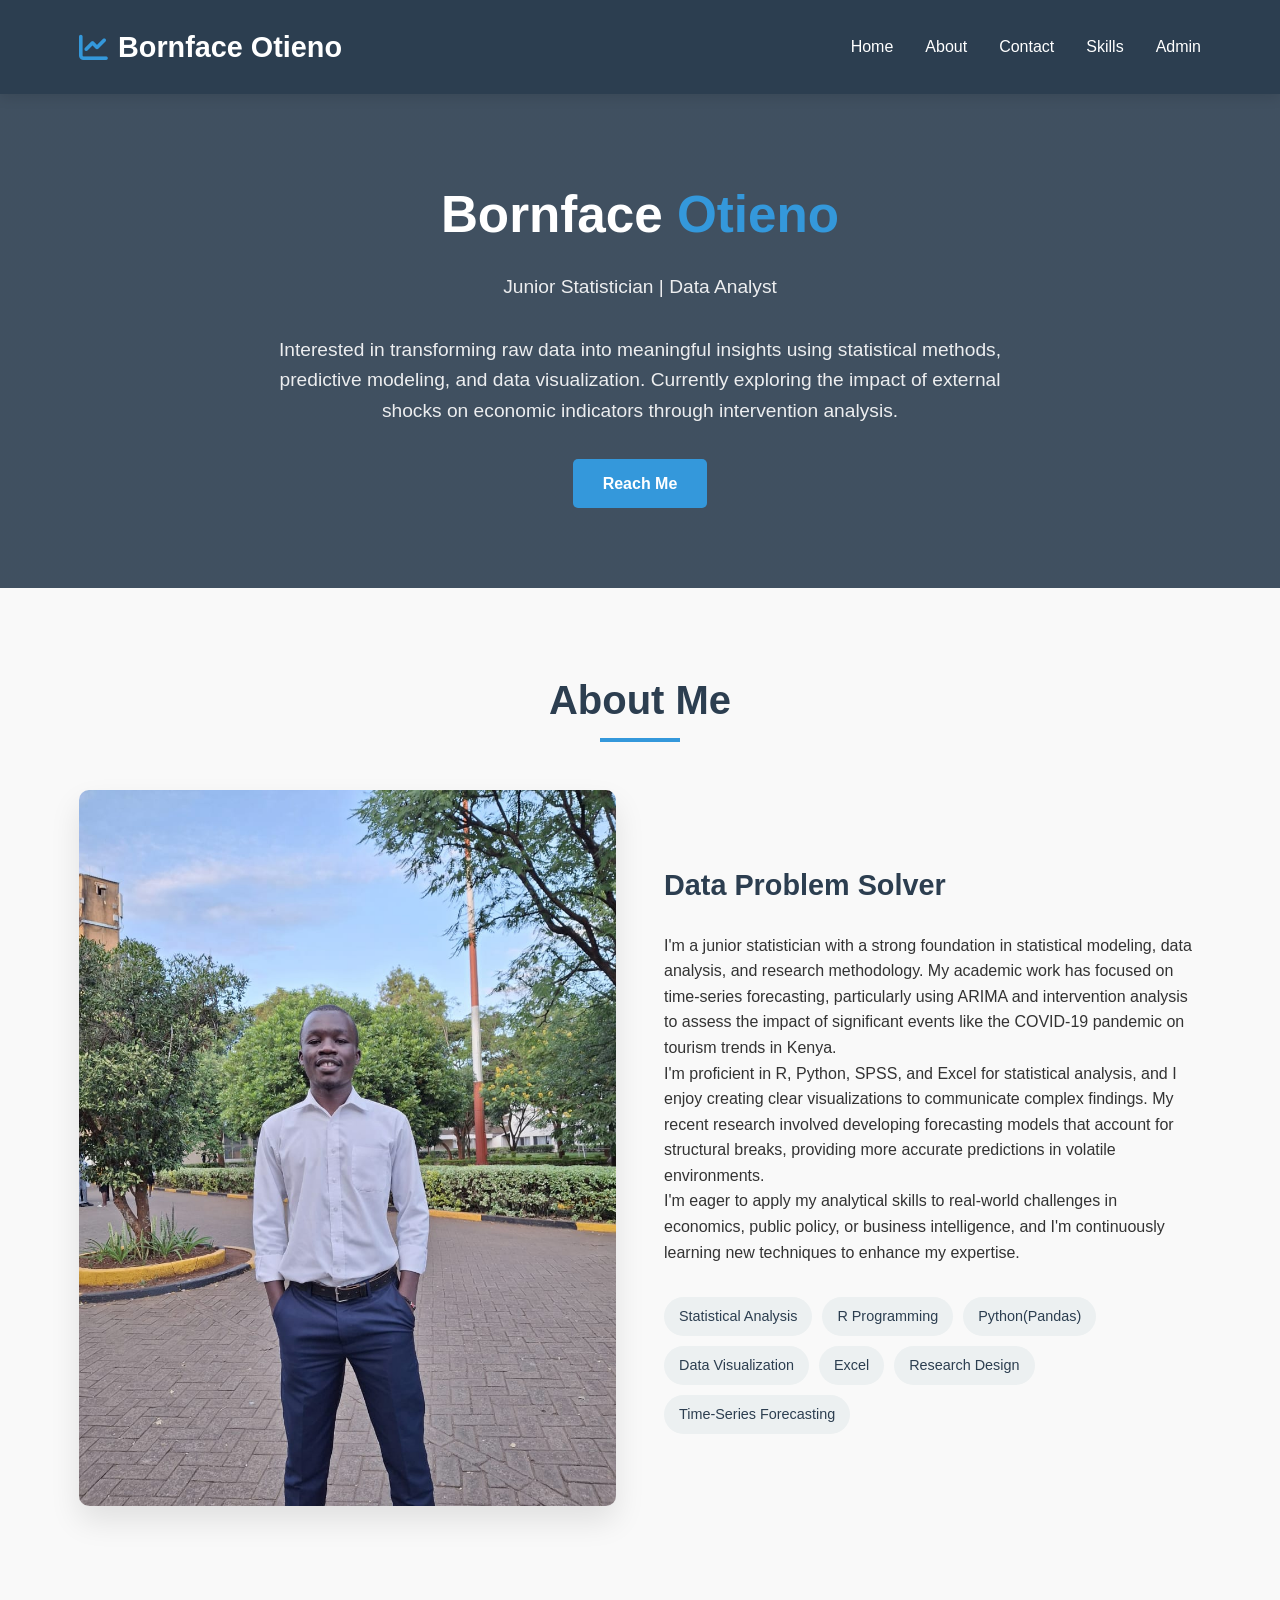
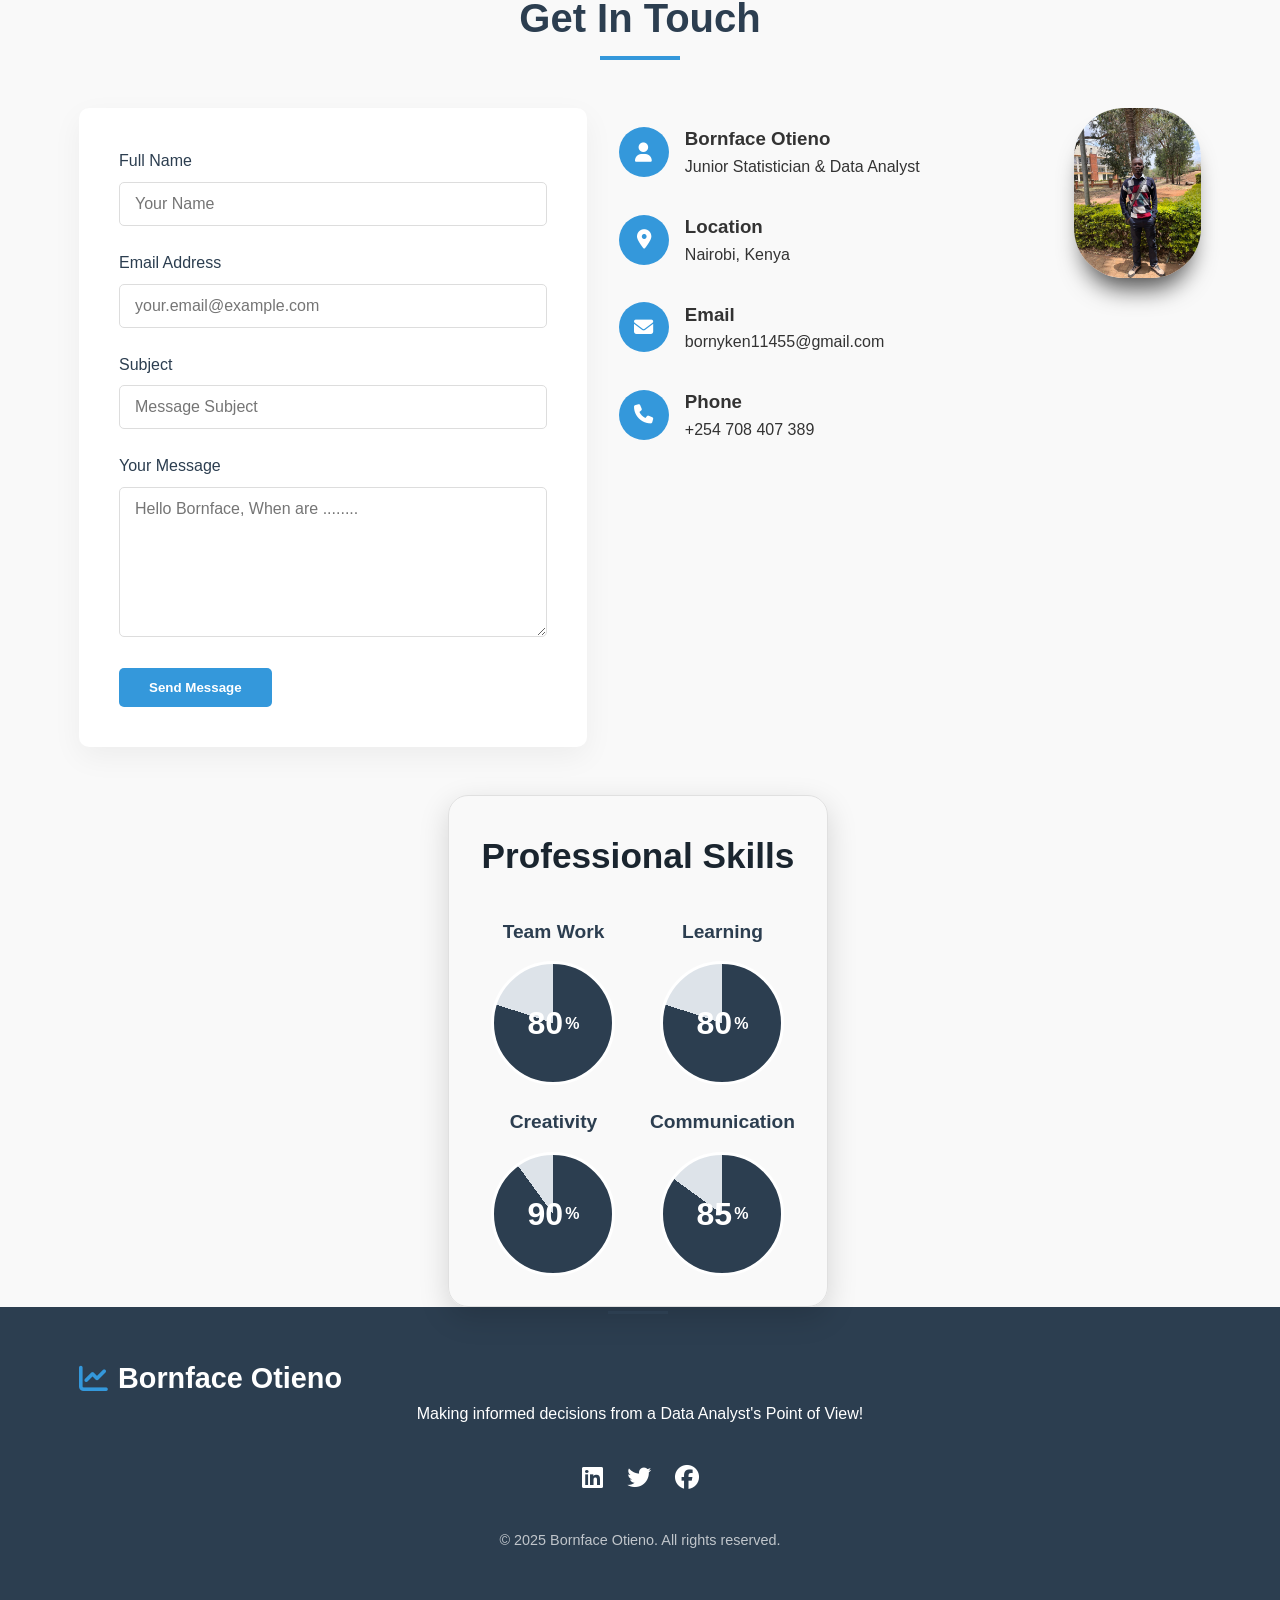
<file: index.html>
<!DOCTYPE html>
<html lang="en">

<head>
    <meta charset="UTF-8">
    <meta name="viewport" content="width=device-width, initial-scale=1.0">
    <title>Bornface Otieno | Junior Statistician</title>
    <link rel="stylesheet" href="https://cdnjs.cloudflare.com/ajax/libs/font-awesome/6.4.0/css/all.min.css">
    <style>
        :root {
            --primary: #2c3e50;
            --secondary: #3498db;
            --accent: #e74c3c;
            --light: #ecf0f1;
            --dark: #1a252f;
        }

        * {
            margin: 0;
            padding: 0;
            box-sizing: border-box;
            font-family: 'Segoe UI', Tahoma, Geneva, Verdana, sans-serif;
        }

        body {
            background-color: #f9f9f9;
            color: #333;
            line-height: 1.6;
        }

        .container {
            width: 90%;
            max-width: 1200px;
            margin: 0 auto;
            padding: 0 15px;
        }

        /* Header & Navigation */
        header {
            background: linear-gradient(135deg, var(--primary), var(--dark));
            color: white;
            padding: 1.5rem 0;
            position: sticky;
            top: 0;
            z-index: 1000;
            box-shadow: 0 4px 12px rgba(0, 0, 0, 0.1);
        }

        .header-content {
            display: flex;
            justify-content: space-between;
            align-items: center;
        }

        .logo {
            font-size: 1.8rem;
            font-weight: 700;
            display: flex;
            align-items: center;
        }

        .logo i {
            color: var(--secondary);
            margin-right: 10px;
        }

        .nav-links {
            display: flex;
            list-style: none;
        }

        .nav-links li {
            margin-left: 2rem;
        }

        .nav-links a {
            color: white;
            text-decoration: none;
            font-weight: 500;
            transition: color 0.3s;
            padding: 5px 0;
            position: relative;
        }

        .nav-links a:hover {
            color: var(--secondary);
        }

        .nav-links a::after {
            content: '';
            position: absolute;
            bottom: 0;
            left: 0;
            width: 0;
            height: 2px;
            background-color: var(--secondary);
            transition: width 0.3s;
        }

        .nav-links a:hover::after {
            width: 100%;
        }

        .menu-toggle {
            display: none;
            font-size: 1.5rem;
            cursor: pointer;
        }

        /* Hero Section */
        .hero {
            padding: 5rem 0;
            background: linear-gradient(rgba(44, 62, 80, 0.9), rgba(44, 62, 80, 0.9)), url('https://images.unsplash.com/photo-1551288049-bebda4e38f71?ixlib=rb-4.0.3&auto=format&fit=crop&w=1350&q=80');
            background-size: cover;
            background-position: center;
            color: white;
            text-align: center;
        }

        .hero-content {
            max-width: 800px;
            margin: 0 auto;
        }

        .hero h1 {
            font-size: 3.2rem;
            margin-bottom: 1rem;
        }

        .hero p {
            font-size: 1.2rem;
            margin-bottom: 2rem;
            opacity: 0.9;
        }

        .highlight {
            color: var(--secondary);
            font-weight: 700;
        }

        .btn {
            display: inline-block;
            background-color: var(--secondary);
            color: white;
            padding: 12px 30px;
            border-radius: 5px;
            text-decoration: none;
            font-weight: 600;
            transition: all 0.3s;
            border: none;
            cursor: pointer;
        }

        .btn:hover {
            background-color: #2980b9;
            transform: translateY(-3px);
            box-shadow: 0 10px 20px rgba(0, 0, 0, 0.2);
        }

        /* About Section */
        .section {
            padding: 5rem 0;
        }

        .section-title {
            text-align: center;
            margin-bottom: 3rem;
        }

        .section-title h2 {
            font-size: 2.5rem;
            color: var(--primary);
            position: relative;
            display: inline-block;
            padding-bottom: 10px;
        }

        .section-title h2::after {
            content: '';
            position: absolute;
            bottom: 0;
            left: 50%;
            transform: translateX(-50%);
            width: 80px;
            height: 4px;
            background-color: var(--secondary);
        }

        .about-content {
            display: grid;
            grid-template-columns: 1fr 1fr;
            gap: 3rem;
            align-items: center;
        }

        .profile-image {
            border-radius: 10px;
            overflow: hidden;
            box-shadow: 0 15px 30px rgba(0, 0, 0, 0.1);
        }

        .profile-image img {
            width: 100%;
            height: auto;
            display: block;
            transition: transform 1.3s ease, border 1.3s ease;
        }

        .profile-image:hover img {
            transform: scale(1.2) translateY(-20px);
            border: 2px solid var(--dark);
        }

        .about-text h3 {
            font-size: 1.8rem;
            margin-bottom: 1.5rem;
            color: var(--primary);
        }

        .skills {
            display: flex;
            flex-wrap: wrap;
            gap: 10px;
            margin-top: 2rem;
        }

        .skill-tag {
            background-color: var(--light);
            padding: 8px 15px;
            border-radius: 30px;
            font-size: 0.9rem;
            font-weight: 500;
            color: var(--primary);
        }

        /* Contact Section */

        .contact {
            background-color: var(--light);
        }

        .contact-content {
            display: grid;
            grid-template-columns: 1.2fr 1fr 0.3fr;
            gap: 2rem;
            margin-bottom: 3rem;
        }

        .contact-image {
            display: flex;
            flex-direction: column;
            align-items: center;
            justify-content: flex-start;
        }

        .contact-profile-image {
            width: 100%;
            max-width: 280px;
            height: auto;
            border-radius: 50px;
            box-shadow: 0 20px 25px -10px rgba(0, 0, 0, 0.7);
            transition: transform 1.3s ease;
        }

        .contact-profile-image:hover {
            transform: scale(1.9);
        }

        .contact-form {
            background-color: white;
            padding: 2.5rem;
            border-radius: 10px;
            box-shadow: 0 10px 30px rgba(0, 0, 0, 0.05);
        }

        .form-group {
            margin-bottom: 1.5rem;
        }

        .form-group label {
            display: block;
            margin-bottom: 8px;
            font-weight: 500;
            color: var(--primary);
        }

        .form-control {
            width: 100%;
            padding: 12px 15px;
            border: 1px solid #ddd;
            border-radius: 5px;
            font-size: 1rem;
            transition: border 0.3s;
        }

        .form-control:focus {
            border-color: var(--secondary);
            outline: none;
        }

        textarea.form-control {
            min-height: 150px;
            resize: vertical;
        }

        .contact-info {
            padding: 1rem 0;
        }

        .info-item {
            display: flex;
            align-items: center;
            margin-bottom: 2rem;
        }

        .info-icon {
            width: 50px;
            height: 50px;
            background-color: var(--secondary);
            color: white;
            border-radius: 50%;
            display: flex;
            align-items: center;
            justify-content: center;
            margin-right: 1rem;
            font-size: 1.2rem;
        }

        .contact-form:hover {
            transform: scale(1.12);
            overflow: hidden;
            transition: transform 1.6s ease;
            transform-origin: top-center;
        }

        .contact-info:hover {
            transform: scale(1.12);
            overflow: hidden;
            transition: transform 1.6s ease;
            transform-origin: top-center;
        }

        /* Admin Panel */
        .admin-panel {
            background-color: white;
            padding: 2.5rem;
            border-radius: 10px;
            box-shadow: 0 10px 30px rgba(0, 0, 0, 0.05);
            margin-top: 3rem;
            display: none;
        }

        .admin-header {
            display: flex;
            justify-content: space-between;
            align-items: center;
            margin-bottom: 2rem;
            padding-bottom: 1rem;
            border-bottom: 1px solid #eee;
        }

        #messageList {
            max-height: 400px;
            overflow-y: auto;
        }

        .message-item {
            background-color: #f8f9fa;
            padding: 1.5rem;
            margin-bottom: 1rem;
            border-radius: 5px;
            border-left: 4px solid var(--secondary);
        }

        .message-header {
            display: flex;
            justify-content: space-between;
            margin-bottom: 0.5rem;
        }

        .message-name {
            font-weight: 600;
            color: var(--primary);
        }

        .message-date {
            font-size: 0.85rem;
            color: #777;
        }

        .message-email {
            color: var(--secondary);
            font-size: 0.9rem;
            margin-bottom: 0.5rem;
        }

        /* Footer */
        footer {
            background-color: var(--dark);
            color: white;
            padding: 3rem 0;
            text-align: center;
        }


        .social-links {
            display: flex;
            justify-content: center;
            gap: 1.5rem;
            margin: 2rem 0;
        }

        .social-links a {
            color: white;
            font-size: 1.5rem;
            transition: color 0.3s;
        }

        .social-links a:hover {
            color: var(--secondary);
        }

        .copyright {
            margin-top: 2rem;
            font-size: 0.9rem;
            opacity: 0.7;
        }

        :root {
            --dark: #2c3e50;
        }

        /*professional skills*/
        .skill-section {
            padding: 2rem;
            box-shadow: 0 10px 30px rgba(0, 0, 0, 0.15);
            border: 1px solid #e0e0e0;
            border-radius: 20px;
            /* if you want rounded corners */
            padding: 2rem;
            display: inline-block;
            margin: 0 auto;
            /* Centers the block horizontally */
            position: relative;
            left: 35%;
        }


        .professional {
            text-align: center;
        }

        .professional h1 {
            color: #1a252f;
            font-size: 2.2rem;
            margin-bottom: 2rem;
            border-left: none;
            /* Remove the blue border if you had one */
        }

        .skill {
            display: grid;
            grid-template-columns: repeat(2, 1fr);
            gap: 2.5rem 3rem;
            max-width: 600px;
            margin: 0 auto;
            justify-items: center;

        }

        .skill>div {
            display: flex;
            flex-direction: column;
            align-items: center;
            width: 100%;

        }

        .skill h2 {
            color: var(--dark);
            margin-bottom: 1rem;
            font-size: 1.2rem;
            order: -1;
            /* Keeps heading above circle */
        }

        .progress-circle {
            width: 120px;
            height: 120px;
            border-radius: 50%;
            background: #eaeef3;
            /* Light gray track */
            display: flex;
            align-items: center;
            justify-content: center;
        }

        .progress-pie {
            width: 120px;
            height: 120px;
            border-radius: 50%;
            background: conic-gradient(var(--dark) 0deg var(--progress-deg), #dde3e9 var(--progress-deg) 360deg);
            display: flex;
            align-items: center;
            justify-content: center;
            outline: 3px solid white;
            outline-offset: -1px;
        }

        .percent-value {
            font-size: 2rem;
            font-weight: 800;
            color: white;
            background: transparent;
            display: flex;
            align-items: center;
            justify-content: center;
            width: 100%;
            height: 100%;
            border-radius: 50%;
        }

        .percent-value small {
            font-size: 1rem;
            font-weight: 600;
            color: white;
            margin-left: 2px;
        }

        .professional h1::after {
            content: '';
            position: absolute;
            bottom: -8px;
            left: 50%;
            transform: translateX(-50%);
            width: 60px;
            /* Length from F to K */
            height: 3px;
            background-color: var(--dark);
        }

        /* Progress values */
        .teamwork-circle {
            --progress-deg: 288deg;
        }

        /* 80% */
        .learning-circle {
            --progress-deg: 288deg;
        }

        /* 80% */
        .creativity .progress-pie {
            --progress-deg: 324deg;
        }

        /* 90% */
        .communication .progress-pie {
            --progress-deg: 306deg;
        }

        /* 85% */

        /* Remove any background blocks */
        .professional,
        .skill,
        .skill-section>div {
            background: transparent !important;
        }

        .skill:hover {
            transform: scale(1.12);
            overflow: hidden;
            transition: transform 1.6s ease;
            transform-origin: top-center;
        }




        /* Responsive */
        @media (max-width: 992px) {

            .about-content,
            .contact-content {
                grid-template-columns: 1fr;
            }

            .hero h1 {
                font-size: 2.5rem;
            }
        }

        @media screen and (max-width: 768px) {
            .skill-section {
                padding: 1rem;
                width: 95%;
            }
        }

        .skill {
            gap: 1.5rem;
        }

        @media screen and (max-width: 480px) {
            .professional h1 {
                font-size: 1.8rem;
            }

            .skill {
                grid-template-columns: 1fr;
                /* Stacks circles vertically */
                gap: 2rem;
            }

            .progress-circle {
                width: 120px;
                /* Keep readable size */
                height: 120px;
            }

            .skill h2 {
                font-size: 1rem;
            }
        }


        @media (max-width: 768px) {
            .menu-toggle {
                display: block;
            }

            .nav-links {
                position: fixed;
                top: 70px;
                left: 0;
                width: 100%;
                background-color: var(--primary);
                flex-direction: column;
                align-items: center;
                padding: 2rem 0;
                transform: translateY(-150%);
                transition: transform 0.4s;
                box-shadow: 0 10px 15px rgba(0, 0, 0, 0.1);
            }

            .nav-links.active {
                transform: translateY(0);
            }

            .nav-links li {
                margin: 1rem 0;
            }

            .hero h1 {
                font-size: 2rem;
            }
        }
    </style>
</head>

<body>
    <!-- Header -->
    <header>
        <div class="container header-content">
            <div class="logo">
                <i class="fas fa-chart-line"></i> Bornface Otieno
            </div>
            <div class="menu-toggle" id="menuToggle">
                <i class="fas fa-bars"></i>
            </div>
            <ul class="nav-links" id="navLinks">
                <li><a href="#home">Home</a></li>
                <li><a href="#about">About</a></li>
                <li><a href="#contact">Contact</a></li>
                <li><a href="#skills">Skills</a></li>
                <li><a href="#" id="adminToggle">Admin</a></li>
            </ul>
        </div>
    </header>

    <!-- Hero Section -->
    <section class="hero" id="home">
        <div class="container hero-content">
            <h1>Bornface <span class="highlight">Otieno</span></h1>
            <p>Junior Statistician | Data Analyst </p>
            <p>Interested in transforming raw data into meaningful insights using statistical methods, predictive
                modeling, and data visualization. Currently exploring the impact of external shocks on economic
                indicators through intervention analysis.</p>
            <a href="#contact" class="btn">Reach Me</a>
        </div>
    </section>

    <!-- About Section -->
    <section class="section" id="about">
        <div class="container">
            <div class="section-title">
                <h2>About Me</h2>
            </div>
            <div class="about-content">
                <div class="profile-image">
                    <img src="pic_3.jpg" alt="Bornface Otieno">
                </div>
                <div class="about-text">
                    <h3>Data Problem Solver</h3>
                    <p>I'm a junior statistician with a strong foundation in statistical modeling, data analysis, and
                        research methodology. My academic work has focused on time-series forecasting, particularly
                        using ARIMA and intervention analysis to assess the impact of significant events like the
                        COVID-19 pandemic on tourism trends in Kenya.</p>
                    <p>I'm proficient in R, Python, SPSS, and Excel for statistical analysis, and I enjoy creating clear
                        visualizations to communicate complex findings. My recent research involved developing
                        forecasting models that account for structural breaks, providing more accurate predictions in
                        volatile environments.</p>
                    <p>I'm eager to apply my analytical skills to real-world challenges in economics, public policy, or
                        business intelligence, and I'm continuously learning new techniques to enhance my expertise.</p>

                    <div class="skills">
                        <span class="skill-tag">Statistical Analysis</span>
                        <span class="skill-tag">R Programming</span>
                        <span class="skill-tag">Python(Pandas)</span>
                        <span class="skill-tag">Data Visualization</span>
                        <span class="skill-tag">Excel</span>
                        <span class="skill-tag">Research Design</span>
                        <span class="skill-tag">Time-Series Forecasting</span>
                    </div>
                </div>
            </div>
        </div>
    </section>

    <!-- Contact Section -->
    <section class="section-contact" id="contact">
        <div class="container">
            <div class="section-title">
                <h2>Get In Touch</h2>
            </div>
            <div class="contact-content">

                <div class="contact-form">
                    <form id="messageForm">
                        <div class="form-group">
                            <label for="name">Full Name</label>
                            <input type="text" id="name" class="form-control" placeholder="Your Name" required>
                        </div>
                        <div class="form-group">
                            <label for="email">Email Address</label>
                            <input type="email" id="email" class="form-control" placeholder="your.email@example.com"
                                required>
                        </div>
                        <div class="form-group">
                            <label for="subject">Subject</label>
                            <input type="text" id="subject" class="form-control" placeholder="Message Subject" required>
                        </div>
                        <div class="form-group">
                            <label for="message">Your Message</label>
                            <textarea id="message" class="form-control" placeholder="Hello Bornface, When are ........"
                                required></textarea>
                        </div>
                        <button type="submit" class="btn">Send Message</button>
                        <p id="formMessage" style="margin-top: 1rem; display: none;"></p>
                    </form>
                </div>

                <div class="contact-info">
                    <div class="info-item">
                        <div class="info-icon">
                            <i class="fas fa-user"></i>
                        </div>
                        <div>
                            <h3>Bornface Otieno</h3>
                            <p>Junior Statistician & Data Analyst</p>
                        </div>
                    </div>
                    <div class="info-item">
                        <div class="info-icon">
                            <i class="fas fa-map-marker-alt"></i>
                        </div>
                        <div>
                            <h3>Location</h3>
                            <p>Nairobi, Kenya</p>
                        </div>
                    </div>
                    <div class="info-item">
                        <div class="info-icon">
                            <i class="fas fa-envelope"></i>
                        </div>
                        <div>
                            <h3>Email</h3>
                            <p>bornyken11455@gmail.com</p>
                        </div>
                    </div>
                    <div class="info-item">
                        <div class="info-icon">
                            <i class="fas fa-phone"></i>
                        </div>
                        <div>
                            <h3>Phone</h3>
                            <p>+254 708 407 389</p>
                        </div>
                    </div>
                </div>
                <div class="contact-image">
                    <img src="pic_4.jpg" alt="B.O.O" class="contact-profile-image">
                </div>
            </div>
            <!-- Admin Panel (Hidden by default) -->
            <div class="admin-panel" id="adminPanel">
                <div class="admin-header">
                    <h3>Message Inbox</h3>
                    <button class="btn" id="refreshMessages">Refresh</button>
                </div>
                <div id="messageList">
                    <!-- Messages will appear here -->
                    <p class="no-messages">No messages yet. Messages will appear here when visitors contact you.</p>
                </div>
            </div>
        </div>
    </section>

    <section class="skill-section" id="skills">
        <div class="professional">

            <h1 class="section-title">Professional Skills</h1>

            <div class="skill">
                <div class="teamwork">
                    <h2>Team Work</h2>
                    <div class="progress-circle">
                        <div class="progress-pie teamwork-circle">
                            <span class="percent-value">80<small>%</small></span>
                        </div>
                    </div>
                </div>
                <div class="learning">
                    <h2>Learning</h2>
                    <div class="progress-circle">
                        <div class="progress-pie learning-circle">
                            <span class="percent-value">80<small>%</small></span>
                        </div>
                    </div>
                </div>
                <div class="creativity">
                    <h2>Creativity</h2>
                    <div class="progress-circle">
                        <div class="progress-pie learning-circle">
                            <span class="percent-value">90<small>%</small></span>
                        </div>
                    </div>
                </div>
                <div class="communication">
                    <h2>Communication</h2>
                    <div class="progress-circle">
                        <div class="progress-pie learning-circle">
                            <span class="percent-value">85<small>%</small></span>
                        </div>
                    </div>
                </div>
            </div>
        </div>
    </section>

    <!-- Footer -->
    <footer>
        <div class="container">
            <div class="logo">
                <i class="fas fa-chart-line"></i> Bornface Otieno
            </div>
            <p>Making informed decisions from a Data Analyst's Point of View!</p>

            <div class="social-links">
                <a
                    href="https://www.linkedin.com/in/bornface-otieno-439341309/?lipi=urn%3Ali%3Apage%3Ad_flagship3_feed%3BzoNl0%2BgoRu%2BzwoaPB8UhrQ%3D%3D"><i
                        class="fab fa-linkedin"></i></a>
                <a href="https://x.com/home"><i class="fab fa-twitter"></i></a>
                <a href="https://web.facebook.com/borny.otieno.02"><i class="fab fa-facebook"></i></a>
            </div>

            <div class="copyright">
                &copy; 2025 Bornface Otieno. All rights reserved.
            </div>
        </div>
    </footer>

    <script>
        // Mobile Menu Toggle
        const menuToggle = document.getElementById('menuToggle');
        const navLinks = document.getElementById('navLinks');

        menuToggle.addEventListener('click', () => {
            navLinks.classList.toggle('active');
        });

        // Admin Panel Toggle
        const adminToggle = document.getElementById('adminToggle');
        const adminPanel = document.getElementById('adminPanel');

        adminToggle.addEventListener('click', (e) => {
            e.preventDefault();
            adminPanel.style.display = adminPanel.style.display === 'block' ? 'none' : 'block';

            // Load messages when opening admin panel
            if (adminPanel.style.display === 'block') {
                loadMessages();
            }
        });

        // Store messages in localStorage (simulated backend)
        let messages = JSON.parse(localStorage.getItem('bornfaceMessages')) || [];

        // Message Form Submission
        const messageForm = document.getElementById('messageForm');
        const formMessage = document.getElementById('formMessage');

        messageForm.addEventListener('submit', (e) => {
            e.preventDefault();

            const name = document.getElementById('name').value;
            const email = document.getElementById('email').value;
            const subject = document.getElementById('subject').value;
            const message = document.getElementById('message').value;

            const newMessage = {
                id: Date.now(),
                name: name,
                email: email,
                subject: subject,
                message: message,
                date: new Date().toLocaleString()
            };

            messages.push(newMessage);
            localStorage.setItem('bornfaceMessages', JSON.stringify(messages));

            // Show success message
            formMessage.textContent = "Thank you! Your message has been sent successfully.";
            formMessage.style.color = "green";
            formMessage.style.display = "block";

            // Clear form
            messageForm.reset();

            // If admin panel is open, refresh messages
            if (adminPanel.style.display === 'block') {
                loadMessages();
            }

            // Hide message after 5 seconds
            setTimeout(() => {
                formMessage.style.display = "none";
            }, 5000);
        });

        // Load messages for admin panel
        function loadMessages() {
            const messageList = document.getElementById('messageList');
            messages = JSON.parse(localStorage.getItem('bornfaceMessages')) || [];

            if (messages.length === 0) {
                messageList.innerHTML = '<p class="no-messages">No messages yet. Messages will appear here when visitors contact you.</p>';
                return;
            }

            // Sort by most recent first
            const sortedMessages = messages.sort((a, b) => b.id - a.id);

            messageList.innerHTML = sortedMessages.map(msg => `
                <div class="message-item">
                    <div class="message-header">
                        <span class="message-name">${msg.name}</span>
                        <span class="message-date">${msg.date}</span>
                    </div>
                    <div class="message-email">${msg.email}</div>
                    <div><strong>Subject:</strong> ${msg.subject}</div>
                    <div style="margin-top: 10px;">${msg.message}</div>
                </div>
            `).join('');
        }

        // Refresh messages button
        document.getElementById('refreshMessages').addEventListener('click', loadMessages);

        // Smooth scrolling for navigation links
        document.querySelectorAll('a[href^="#"]').forEach(anchor => {
            anchor.addEventListener('click', function (e) {
                if (this.getAttribute('href') === '#') return;

                e.preventDefault();

                const targetId = this.getAttribute('href');
                const targetElement = document.querySelector(targetId);

                window.scrollTo({
                    top: targetElement.offsetTop - 80,
                    behavior: 'smooth'
                });

                // Close mobile menu if open
                navLinks.classList.remove('active');
            });
        });
    </script>
</body>

</html>
</file>
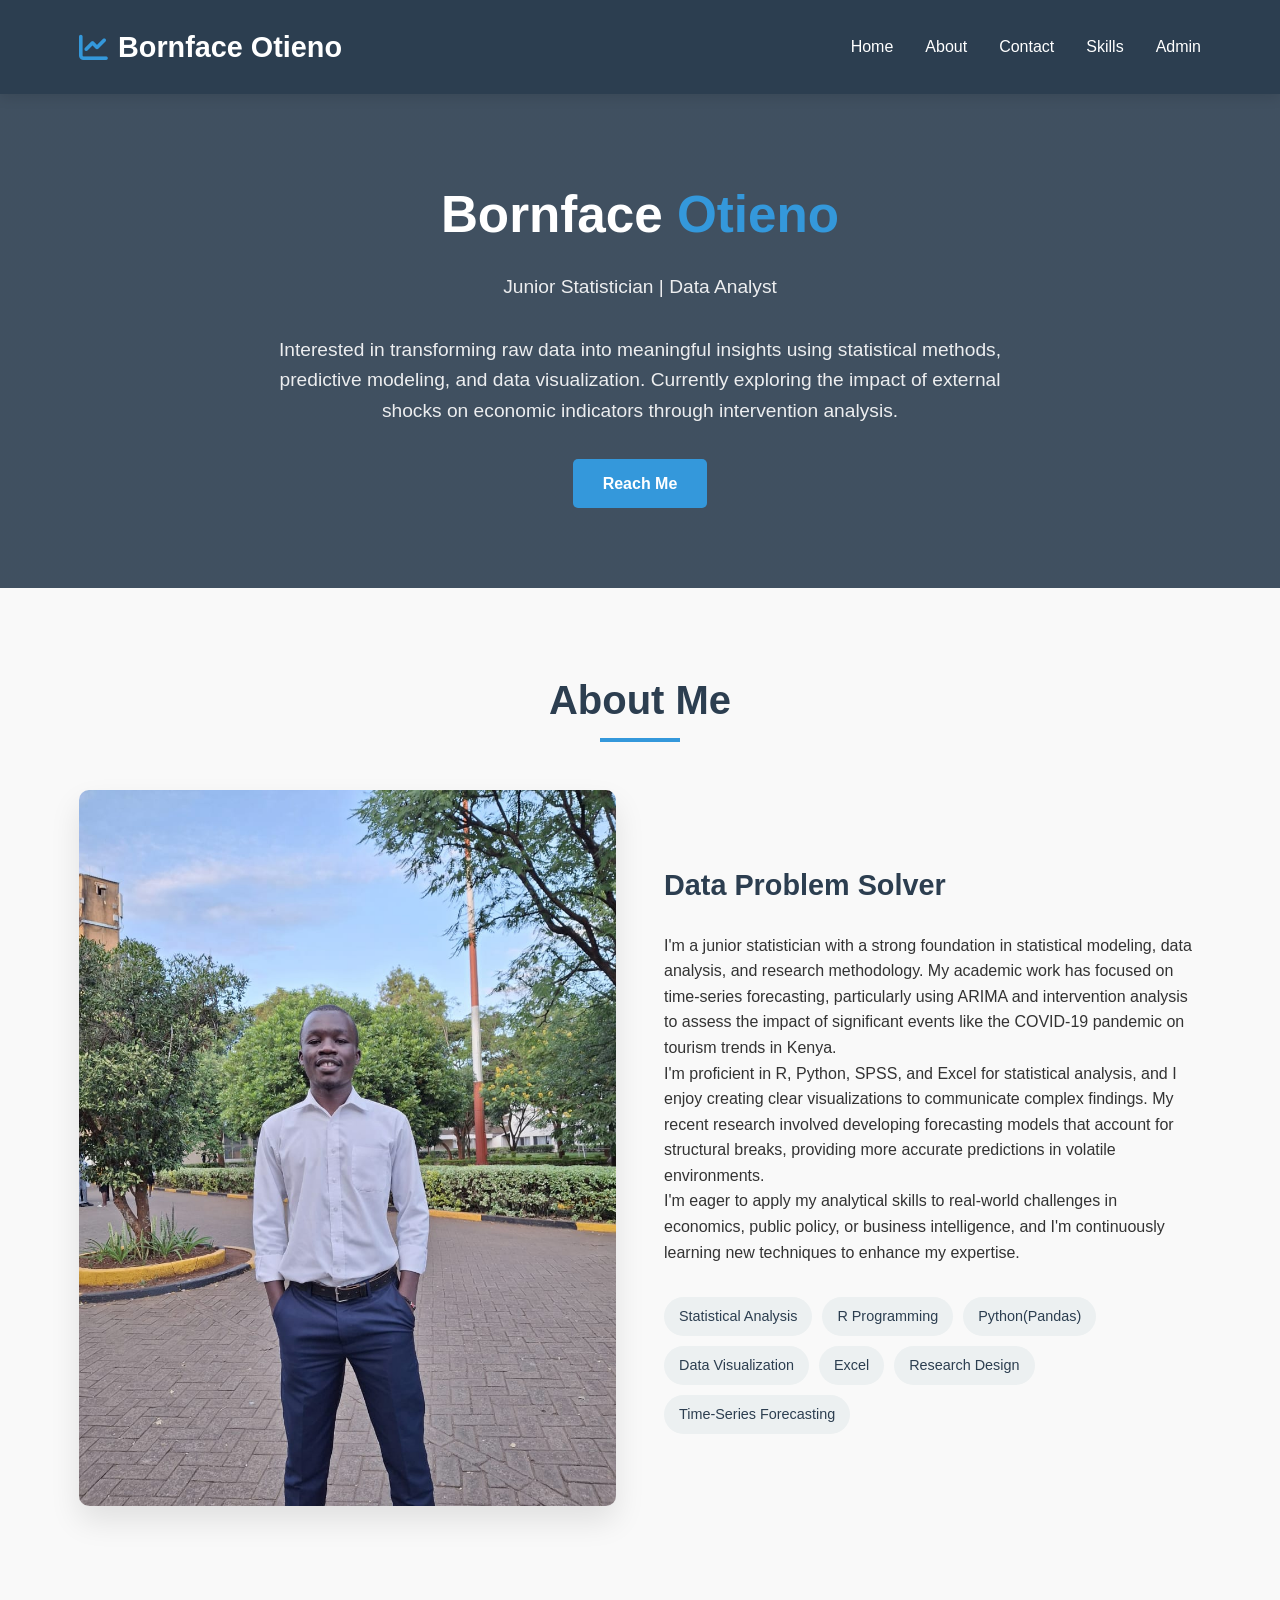
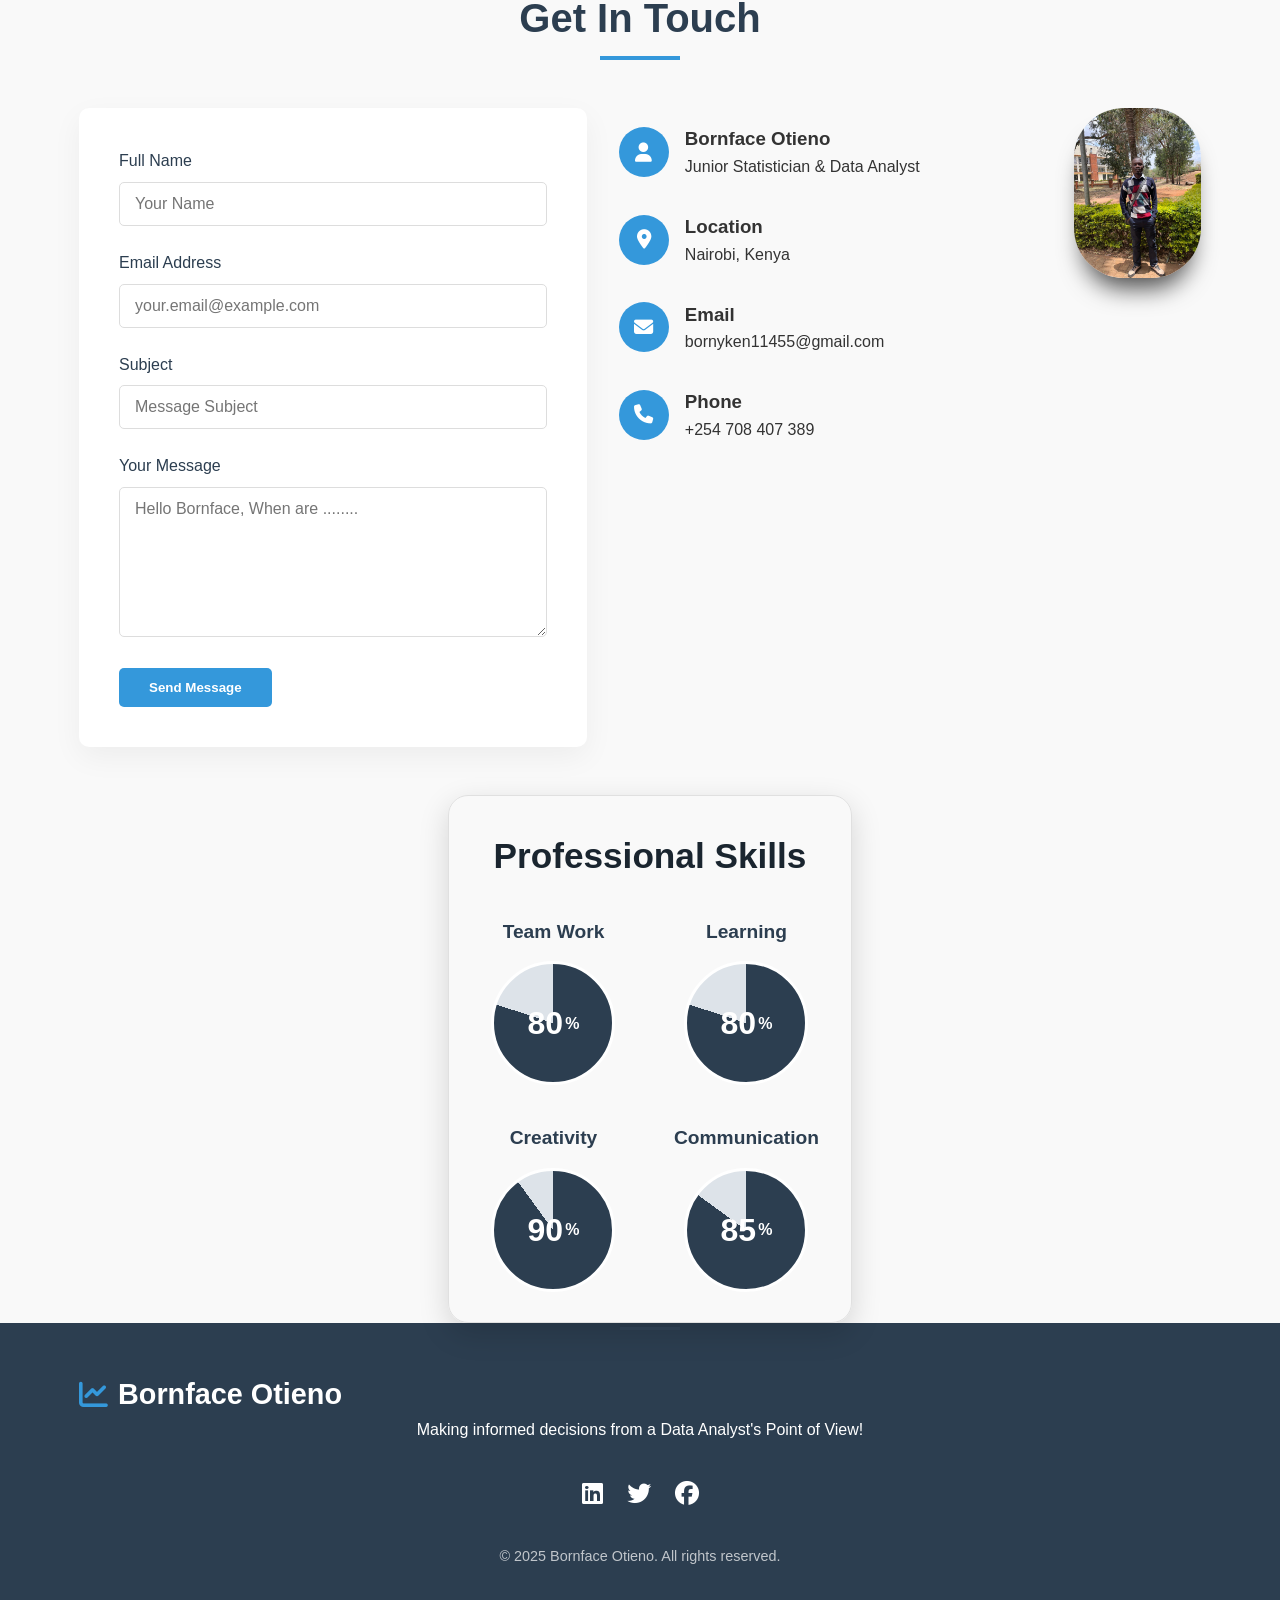
<file: Bornface_Otieno_web.html>
<!DOCTYPE html>
<html lang="en">

<head>
    <meta charset="UTF-8">
    <meta name="viewport" content="width=device-width, initial-scale=1.0">
    <title>Bornface Otieno | Junior Statistician</title>
    <link rel="stylesheet" href="https://cdnjs.cloudflare.com/ajax/libs/font-awesome/6.4.0/css/all.min.css">
    <style>
        :root {
            --primary: #2c3e50;
            --secondary: #3498db;
            --accent: #e74c3c;
            --light: #ecf0f1;
            --dark: #1a252f;
        }

        * {
            margin: 0;
            padding: 0;
            box-sizing: border-box;
            font-family: 'Segoe UI', Tahoma, Geneva, Verdana, sans-serif;
        }

        body {
            background-color: #f9f9f9;
            color: #333;
            line-height: 1.6;
        }

        .container {
            width: 90%;
            max-width: 1200px;
            margin: 0 auto;
            padding: 0 15px;
        }

        /* Header & Navigation */
        header {
            background: linear-gradient(135deg, var(--primary), var(--dark));
            color: white;
            padding: 1.5rem 0;
            position: sticky;
            top: 0;
            z-index: 1000;
            box-shadow: 0 4px 12px rgba(0, 0, 0, 0.1);
        }

        .header-content {
            display: flex;
            justify-content: space-between;
            align-items: center;
        }

        .logo {
            font-size: 1.8rem;
            font-weight: 700;
            display: flex;
            align-items: center;
        }

        .logo i {
            color: var(--secondary);
            margin-right: 10px;
        }

        .nav-links {
            display: flex;
            list-style: none;
        }

        .nav-links li {
            margin-left: 2rem;
        }

        .nav-links a {
            color: white;
            text-decoration: none;
            font-weight: 500;
            transition: color 0.3s;
            padding: 5px 0;
            position: relative;
        }

        .nav-links a:hover {
            color: var(--secondary);
        }

        .nav-links a::after {
            content: '';
            position: absolute;
            bottom: 0;
            left: 0;
            width: 0;
            height: 2px;
            background-color: var(--secondary);
            transition: width 0.3s;
        }

        .nav-links a:hover::after {
            width: 100%;
        }

        .menu-toggle {
            display: none;
            font-size: 1.5rem;
            cursor: pointer;
        }

        /* Hero Section */
        .hero {
            padding: 5rem 0;
            background: linear-gradient(rgba(44, 62, 80, 0.9), rgba(44, 62, 80, 0.9)), url('https://images.unsplash.com/photo-1551288049-bebda4e38f71?ixlib=rb-4.0.3&auto=format&fit=crop&w=1350&q=80');
            background-size: cover;
            background-position: center;
            color: white;
            text-align: center;
        }

        .hero-content {
            max-width: 800px;
            margin: 0 auto;
        }

        .hero h1 {
            font-size: 3.2rem;
            margin-bottom: 1rem;
        }

        .hero p {
            font-size: 1.2rem;
            margin-bottom: 2rem;
            opacity: 0.9;
        }

        .highlight {
            color: var(--secondary);
            font-weight: 700;
        }

        .btn {
            display: inline-block;
            background-color: var(--secondary);
            color: white;
            padding: 12px 30px;
            border-radius: 5px;
            text-decoration: none;
            font-weight: 600;
            transition: all 0.3s;
            border: none;
            cursor: pointer;
        }

        .btn:hover {
            background-color: #2980b9;
            transform: translateY(-3px);
            box-shadow: 0 10px 20px rgba(0, 0, 0, 0.2);
        }

        /* About Section */
        .section {
            padding: 5rem 0;
        }

        .section-title {
            text-align: center;
            margin-bottom: 3rem;
        }

        .section-title h2 {
            font-size: 2.5rem;
            color: var(--primary);
            position: relative;
            display: inline-block;
            padding-bottom: 10px;
        }

        .section-title h2::after {
            content: '';
            position: absolute;
            bottom: 0;
            left: 50%;
            transform: translateX(-50%);
            width: 80px;
            height: 4px;
            background-color: var(--secondary);
        }

        .about-content {
            display: grid;
            grid-template-columns: 1fr 1fr;
            gap: 3rem;
            align-items: center;
        }

        .profile-image {
            border-radius: 10px;
            overflow: hidden;
            box-shadow: 0 15px 30px rgba(0, 0, 0, 0.1);
        }

        .profile-image img {
            width: 100%;
            height: auto;
            display: block;
            transition: transform 1.3s ease, border 1.3s ease;
        }

        .profile-image:hover img {
            transform: scale(1.2) translateY(-20px);
            border: 2px solid var(--dark);
        }

        .about-text h3 {
            font-size: 1.8rem;
            margin-bottom: 1.5rem;
            color: var(--primary);
        }

        .skills {
            display: flex;
            flex-wrap: wrap;
            gap: 10px;
            margin-top: 2rem;
        }

        .skill-tag {
            background-color: var(--light);
            padding: 8px 15px;
            border-radius: 30px;
            font-size: 0.9rem;
            font-weight: 500;
            color: var(--primary);
        }

        /* Contact Section */

        .contact {
            background-color: var(--light);
        }

        .contact-content {
            display: grid;
            grid-template-columns: 1.2fr 1fr 0.3fr;
            gap: 2rem;
            margin-bottom: 3rem;
        }

        .contact-image {
            display: flex;
            flex-direction: column;
            align-items: center;
            justify-content: flex-start;
        }

        .contact-profile-image {
            width: 100%;
            max-width: 280px;
            height: auto;
            border-radius: 50px;
            box-shadow: 0 20px 25px -10px rgba(0, 0, 0, 0.7);
            transition: transform 1.3s ease;
        }

        .contact-profile-image:hover {
            transform: scale(1.9);
        }

        .contact-form {
            background-color: white;
            padding: 2.5rem;
            border-radius: 10px;
            box-shadow: 0 10px 30px rgba(0, 0, 0, 0.05);
        }

        .form-group {
            margin-bottom: 1.5rem;
        }

        .form-group label {
            display: block;
            margin-bottom: 8px;
            font-weight: 500;
            color: var(--primary);
        }

        .form-control {
            width: 100%;
            padding: 12px 15px;
            border: 1px solid #ddd;
            border-radius: 5px;
            font-size: 1rem;
            transition: border 0.3s;
        }

        .form-control:focus {
            border-color: var(--secondary);
            outline: none;
        }

        textarea.form-control {
            min-height: 150px;
            resize: vertical;
        }

        .contact-info {
            padding: 1rem 0;
        }

        .info-item {
            display: flex;
            align-items: center;
            margin-bottom: 2rem;
        }

        .info-icon {
            width: 50px;
            height: 50px;
            background-color: var(--secondary);
            color: white;
            border-radius: 50%;
            display: flex;
            align-items: center;
            justify-content: center;
            margin-right: 1rem;
            font-size: 1.2rem;
        }

        .contact-form:hover {
            transform: scale(1.12);
            overflow: hidden;
            transition: transform 1.6s ease;
            transform-origin: top-center;
        }

        .contact-info:hover {
            transform: scale(1.12);
            overflow: hidden;
            transition: transform 1.6s ease;
            transform-origin: top-center;
        }

        /* Admin Panel */
        .admin-panel {
            background-color: white;
            padding: 2.5rem;
            border-radius: 10px;
            box-shadow: 0 10px 30px rgba(0, 0, 0, 0.05);
            margin-top: 3rem;
            display: none;
        }

        .admin-header {
            display: flex;
            justify-content: space-between;
            align-items: center;
            margin-bottom: 2rem;
            padding-bottom: 1rem;
            border-bottom: 1px solid #eee;
        }

        #messageList {
            max-height: 400px;
            overflow-y: auto;
        }

        .message-item {
            background-color: #f8f9fa;
            padding: 1.5rem;
            margin-bottom: 1rem;
            border-radius: 5px;
            border-left: 4px solid var(--secondary);
        }

        .message-header {
            display: flex;
            justify-content: space-between;
            margin-bottom: 0.5rem;
        }

        .message-name {
            font-weight: 600;
            color: var(--primary);
        }

        .message-date {
            font-size: 0.85rem;
            color: #777;
        }

        .message-email {
            color: var(--secondary);
            font-size: 0.9rem;
            margin-bottom: 0.5rem;
        }

        /* Footer */
        footer {
            background-color: var(--dark);
            color: white;
            padding: 3rem 0;
            text-align: center;
        }


        .social-links {
            display: flex;
            justify-content: center;
            gap: 1.5rem;
            margin: 2rem 0;
        }

        .social-links a {
            color: white;
            font-size: 1.5rem;
            transition: color 0.3s;
        }

        .social-links a:hover {
            color: var(--secondary);
        }

        .copyright {
            margin-top: 2rem;
            font-size: 0.9rem;
            opacity: 0.7;
        }

        :root {
            --dark: #2c3e50;
        }

        /*professional skills*/
        .skill-section {
            padding: 2rem;
            box-shadow: 0 10px 30px rgba(0, 0, 0, 0.15);
            border: 1px solid #e0e0e0;
            border-radius: 20px;
            /* if you want rounded corners */
            padding: 2rem;
            display: inline-block;
            margin: 0 auto;
            /* Centers the block horizontally */
            position: relative;
            left: 35%;
        }


        .professional {
            text-align: center;
        }

        .professional h1 {
            color: #1a252f;
            font-size: 2.2rem;
            margin-bottom: 2rem;
            border-left: none;
            /* Remove the blue border if you had one */
        }

        .skill {
            display: grid;
            grid-template-columns: repeat(2, 1fr);
            gap: 2.5rem 3rem;
            max-width: 600px;
            margin: 0 auto;
            justify-items: center;

        }

        .skill>div {
            display: flex;
            flex-direction: column;
            align-items: center;
            width: 100%;

        }

        .skill h2 {
            color: var(--dark);
            margin-bottom: 1rem;
            font-size: 1.2rem;
            order: -1;
            /* Keeps heading above circle */
        }

        .progress-circle {
            width: 120px;
            height: 120px;
            border-radius: 50%;
            background: #eaeef3;
            /* Light gray track */
            display: flex;
            align-items: center;
            justify-content: center;
        }

        .progress-pie {
            width: 120px;
            height: 120px;
            border-radius: 50%;
            background: conic-gradient(var(--dark) 0deg var(--progress-deg), #dde3e9 var(--progress-deg) 360deg);
            display: flex;
            align-items: center;
            justify-content: center;
            outline: 3px solid white;
            outline-offset: -1px;
        }

        .percent-value {
            font-size: 2rem;
            font-weight: 800;
            color: white;
            background: transparent;
            display: flex;
            align-items: center;
            justify-content: center;
            width: 100%;
            height: 100%;
            border-radius: 50%;
        }

        .percent-value small {
            font-size: 1rem;
            font-weight: 600;
            color: white;
            margin-left: 2px;
        }

        .professional h1::after {
            content: '';
            position: absolute;
            bottom: -8px;
            left: 50%;
            transform: translateX(-50%);
            width: 60px;
            /* Length from F to K */
            height: 3px;
            background-color: var(--dark);
        }

        /* Progress values */
        .teamwork-circle {
            --progress-deg: 288deg;
        }

        /* 80% */
        .learning-circle {
            --progress-deg: 288deg;
        }

        /* 80% */
        .creativity .progress-pie {
            --progress-deg: 324deg;
        }

        /* 90% */
        .communication .progress-pie {
            --progress-deg: 306deg;
        }

        /* 85% */

        /* Remove any background blocks */
        .professional,
        .skill,
        .skill-section>div {
            background: transparent !important;
        }

        .skill:hover {
            transform: scale(1.12);
            overflow: hidden;
            transition: transform 1.6s ease;
            transform-origin: top-center;
        }




        /* Responsive */
        @media (max-width: 992px) {

            .about-content,
            .contact-content {
                grid-template-columns: 1fr;
            }

            .hero h1 {
                font-size: 2.5rem;
            }
        }

        @media (max-width: 768px) {
            .menu-toggle {
                display: block;
            }

            .nav-links {
                position: fixed;
                top: 70px;
                left: 0;
                width: 100%;
                background-color: var(--primary);
                flex-direction: column;
                align-items: center;
                padding: 2rem 0;
                transform: translateY(-150%);
                transition: transform 0.4s;
                box-shadow: 0 10px 15px rgba(0, 0, 0, 0.1);
            }

            .nav-links.active {
                transform: translateY(0);
            }

            .nav-links li {
                margin: 1rem 0;
            }

            .hero h1 {
                font-size: 2rem;
            }
        }
    </style>
</head>

<body>
    <!-- Header -->
    <header>
        <div class="container header-content">
            <div class="logo">
                <i class="fas fa-chart-line"></i> Bornface Otieno
            </div>
            <div class="menu-toggle" id="menuToggle">
                <i class="fas fa-bars"></i>
            </div>
            <ul class="nav-links" id="navLinks">
                <li><a href="#home">Home</a></li>
                <li><a href="#about">About</a></li>
                <li><a href="#contact">Contact</a></li>
                <li><a href="#skills">Skills</a></li>
                <li><a href="#" id="adminToggle">Admin</a></li>
            </ul>
        </div>
    </header>

    <!-- Hero Section -->
    <section class="hero" id="home">
        <div class="container hero-content">
            <h1>Bornface <span class="highlight">Otieno</span></h1>
            <p>Junior Statistician | Data Analyst </p>
            <p>Interested in transforming raw data into meaningful insights using statistical methods, predictive
                modeling, and data visualization. Currently exploring the impact of external shocks on economic
                indicators through intervention analysis.</p>
            <a href="#contact" class="btn">Reach Me</a>
        </div>
    </section>

    <!-- About Section -->
    <section class="section" id="about">
        <div class="container">
            <div class="section-title">
                <h2>About Me</h2>
            </div>
            <div class="about-content">
                <div class="profile-image">
                    <img src="pic_3.jpg" alt="Bornface Otieno">
                </div>
                <div class="about-text">
                    <h3>Data Problem Solver</h3>
                    <p>I'm a junior statistician with a strong foundation in statistical modeling, data analysis, and
                        research methodology. My academic work has focused on time-series forecasting, particularly
                        using ARIMA and intervention analysis to assess the impact of significant events like the
                        COVID-19 pandemic on tourism trends in Kenya.</p>
                    <p>I'm proficient in R, Python, SPSS, and Excel for statistical analysis, and I enjoy creating clear
                        visualizations to communicate complex findings. My recent research involved developing
                        forecasting models that account for structural breaks, providing more accurate predictions in
                        volatile environments.</p>
                    <p>I'm eager to apply my analytical skills to real-world challenges in economics, public policy, or
                        business intelligence, and I'm continuously learning new techniques to enhance my expertise.</p>

                    <div class="skills">
                        <span class="skill-tag">Statistical Analysis</span>
                        <span class="skill-tag">R Programming</span>
                        <span class="skill-tag">Python(Pandas)</span>
                        <span class="skill-tag">Data Visualization</span>
                        <span class="skill-tag">Excel</span>
                        <span class="skill-tag">Research Design</span>
                        <span class="skill-tag">Time-Series Forecasting</span>
                    </div>
                </div>
            </div>
        </div>
    </section>

    <!-- Contact Section -->
    <section class="section-contact" id="contact">
        <div class="container">
            <div class="section-title">
                <h2>Get In Touch</h2>
            </div>
            <div class="contact-content">

                <div class="contact-form">
                    <form id="messageForm">
                        <div class="form-group">
                            <label for="name">Full Name</label>
                            <input type="text" id="name" class="form-control" placeholder="Your Name" required>
                        </div>
                        <div class="form-group">
                            <label for="email">Email Address</label>
                            <input type="email" id="email" class="form-control" placeholder="your.email@example.com"
                                required>
                        </div>
                        <div class="form-group">
                            <label for="subject">Subject</label>
                            <input type="text" id="subject" class="form-control" placeholder="Message Subject" required>
                        </div>
                        <div class="form-group">
                            <label for="message">Your Message</label>
                            <textarea id="message" class="form-control" placeholder="Hello Bornface, When are ........"
                                required></textarea>
                        </div>
                        <button type="submit" class="btn">Send Message</button>
                        <p id="formMessage" style="margin-top: 1rem; display: none;"></p>
                    </form>
                </div>

                <div class="contact-info">
                    <div class="info-item">
                        <div class="info-icon">
                            <i class="fas fa-user"></i>
                        </div>
                        <div>
                            <h3>Bornface Otieno</h3>
                            <p>Junior Statistician & Data Analyst</p>
                        </div>
                    </div>
                    <div class="info-item">
                        <div class="info-icon">
                            <i class="fas fa-map-marker-alt"></i>
                        </div>
                        <div>
                            <h3>Location</h3>
                            <p>Nairobi, Kenya</p>
                        </div>
                    </div>
                    <div class="info-item">
                        <div class="info-icon">
                            <i class="fas fa-envelope"></i>
                        </div>
                        <div>
                            <h3>Email</h3>
                            <p>bornyken11455@gmail.com</p>
                        </div>
                    </div>
                    <div class="info-item">
                        <div class="info-icon">
                            <i class="fas fa-phone"></i>
                        </div>
                        <div>
                            <h3>Phone</h3>
                            <p>+254 708 407 389</p>
                        </div>
                    </div>
                </div>
                <div class="contact-image">
                    <img src="pic_4.jpg" alt="B.O.O" class="contact-profile-image">
                </div>
            </div>
            <!-- Admin Panel (Hidden by default) -->
            <div class="admin-panel" id="adminPanel">
                <div class="admin-header">
                    <h3>Message Inbox</h3>
                    <button class="btn" id="refreshMessages">Refresh</button>
                </div>
                <div id="messageList">
                    <!-- Messages will appear here -->
                    <p class="no-messages">No messages yet. Messages will appear here when visitors contact you.</p>
                </div>
            </div>
        </div>
    </section>

    <section class="skill-section" id="skills">
        <div class="professional">

            <h1 class="section-title">Professional Skills</h1>

            <div class="skill">
                <div class="teamwork">
                    <h2>Team Work</h2>
                    <div class="progress-circle">
                        <div class="progress-pie teamwork-circle">
                            <span class="percent-value">80<small>%</small></span>
                        </div>
                    </div>
                </div>
                <div class="learning">
                    <h2>Learning</h2>
                    <div class="progress-circle">
                        <div class="progress-pie learning-circle">
                            <span class="percent-value">80<small>%</small></span>
                        </div>
                    </div>
                </div>
                <div class="creativity">
                    <h2>Creativity</h2>
                    <div class="progress-circle">
                        <div class="progress-pie learning-circle">
                            <span class="percent-value">90<small>%</small></span>
                        </div>
                    </div>
                </div>
                <div class="communication">
                    <h2>Communication</h2>
                    <div class="progress-circle">
                        <div class="progress-pie learning-circle">
                            <span class="percent-value">85<small>%</small></span>
                        </div>
                    </div>
                </div>
            </div>
        </div>
    </section>

    <!-- Footer -->
    <footer>
        <div class="container">
            <div class="logo">
                <i class="fas fa-chart-line"></i> Bornface Otieno
            </div>
            <p>Making informed decisions from a Data Analyst's Point of View!</p>

            <div class="social-links">
                <a
                    href="https://www.linkedin.com/in/bornface-otieno-439341309/?lipi=urn%3Ali%3Apage%3Ad_flagship3_feed%3BzoNl0%2BgoRu%2BzwoaPB8UhrQ%3D%3D"><i
                        class="fab fa-linkedin"></i></a>
                <a href="https://x.com/home"><i class="fab fa-twitter"></i></a>
                <a href="https://web.facebook.com/borny.otieno.02"><i class="fab fa-facebook"></i></a>
            </div>

            <div class="copyright">
                &copy; 2025 Bornface Otieno. All rights reserved.
            </div>
        </div>
    </footer>

    <script>
        // Mobile Menu Toggle
        const menuToggle = document.getElementById('menuToggle');
        const navLinks = document.getElementById('navLinks');

        menuToggle.addEventListener('click', () => {
            navLinks.classList.toggle('active');
        });

        // Admin Panel Toggle
        const adminToggle = document.getElementById('adminToggle');
        const adminPanel = document.getElementById('adminPanel');

        adminToggle.addEventListener('click', (e) => {
            e.preventDefault();
            adminPanel.style.display = adminPanel.style.display === 'block' ? 'none' : 'block';

            // Load messages when opening admin panel
            if (adminPanel.style.display === 'block') {
                loadMessages();
            }
        });

        // Store messages in localStorage (simulated backend)
        let messages = JSON.parse(localStorage.getItem('bornfaceMessages')) || [];

        // Message Form Submission
        const messageForm = document.getElementById('messageForm');
        const formMessage = document.getElementById('formMessage');

        messageForm.addEventListener('submit', (e) => {
            e.preventDefault();

            const name = document.getElementById('name').value;
            const email = document.getElementById('email').value;
            const subject = document.getElementById('subject').value;
            const message = document.getElementById('message').value;

            const newMessage = {
                id: Date.now(),
                name: name,
                email: email,
                subject: subject,
                message: message,
                date: new Date().toLocaleString()
            };

            messages.push(newMessage);
            localStorage.setItem('bornfaceMessages', JSON.stringify(messages));

            // Show success message
            formMessage.textContent = "Thank you! Your message has been sent successfully.";
            formMessage.style.color = "green";
            formMessage.style.display = "block";

            // Clear form
            messageForm.reset();

            // If admin panel is open, refresh messages
            if (adminPanel.style.display === 'block') {
                loadMessages();
            }

            // Hide message after 5 seconds
            setTimeout(() => {
                formMessage.style.display = "none";
            }, 5000);
        });

        // Load messages for admin panel
        function loadMessages() {
            const messageList = document.getElementById('messageList');
            messages = JSON.parse(localStorage.getItem('bornfaceMessages')) || [];

            if (messages.length === 0) {
                messageList.innerHTML = '<p class="no-messages">No messages yet. Messages will appear here when visitors contact you.</p>';
                return;
            }

            // Sort by most recent first
            const sortedMessages = messages.sort((a, b) => b.id - a.id);

            messageList.innerHTML = sortedMessages.map(msg => `
                <div class="message-item">
                    <div class="message-header">
                        <span class="message-name">${msg.name}</span>
                        <span class="message-date">${msg.date}</span>
                    </div>
                    <div class="message-email">${msg.email}</div>
                    <div><strong>Subject:</strong> ${msg.subject}</div>
                    <div style="margin-top: 10px;">${msg.message}</div>
                </div>
            `).join('');
        }

        // Refresh messages button
        document.getElementById('refreshMessages').addEventListener('click', loadMessages);

        // Smooth scrolling for navigation links
        document.querySelectorAll('a[href^="#"]').forEach(anchor => {
            anchor.addEventListener('click', function (e) {
                if (this.getAttribute('href') === '#') return;

                e.preventDefault();

                const targetId = this.getAttribute('href');
                const targetElement = document.querySelector(targetId);

                window.scrollTo({
                    top: targetElement.offsetTop - 80,
                    behavior: 'smooth'
                });

                // Close mobile menu if open
                navLinks.classList.remove('active');
            });
        });
    </script>
</body>

</html>
</file>
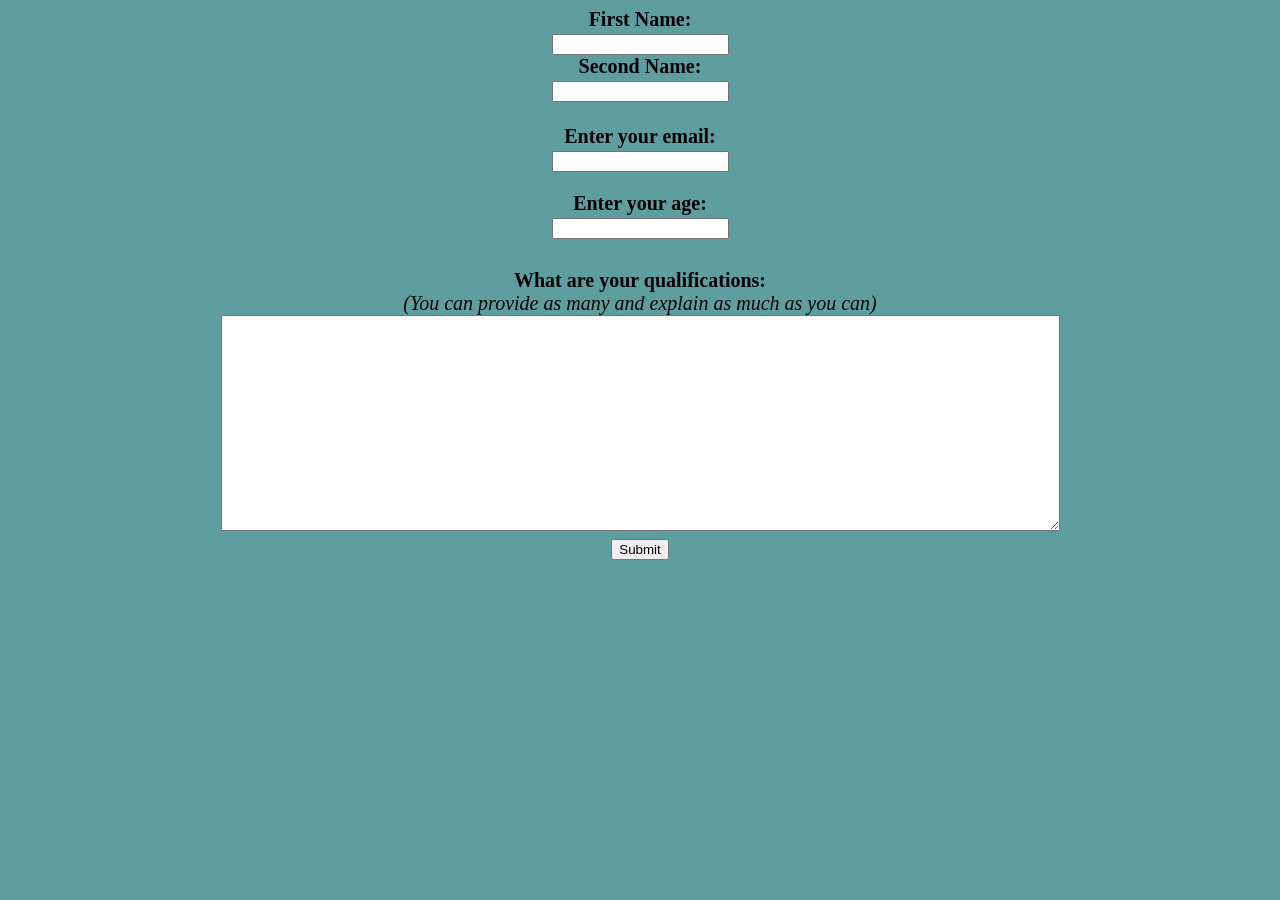
<file: cafe_menu.html>
<!DOCTYPE html>
<html lang="en">

<head>
    <meta name="UTF-8">
    <meta name="viewport" content="width=device-width, initial scale=1.0" />
    <link rel="stylesheet" href="forms.css">
    <title>Cafe Price List</title>
</head>

<body>

    <form action="" id="personal_det">

        <div class="name">
            <label for="FirstName"><b>First Name:</b></label><br>
            <input type="text" id="FirstName"><br>

            <label for="SName"><b>Second Name:</b></label><br>
            <input type="text" id="SName"><br><br>

            <label for="Email"><b>Enter your email:</b></label><br>
            <input type="text" id="Email">
        </div>

        <div class="about">
            <label for="Age"><b>Enter your age:</b></label><br>
            <input type="text" id="Age">
        </div>

        <div class="qualification">
            <label for="Quali"><b>What are your qualifications:</b><br>
                <i>(You can provide as many and explain as much as you can)</i>
            </label><br>
            <textarea id="Quali" rows="10" cols="80"></textarea>
        </div>

        <input class="submission" type="submit">

    </form>

    <div id="output"></div>

    <script src="formms.js"></script>

</body>

</html>
</file>
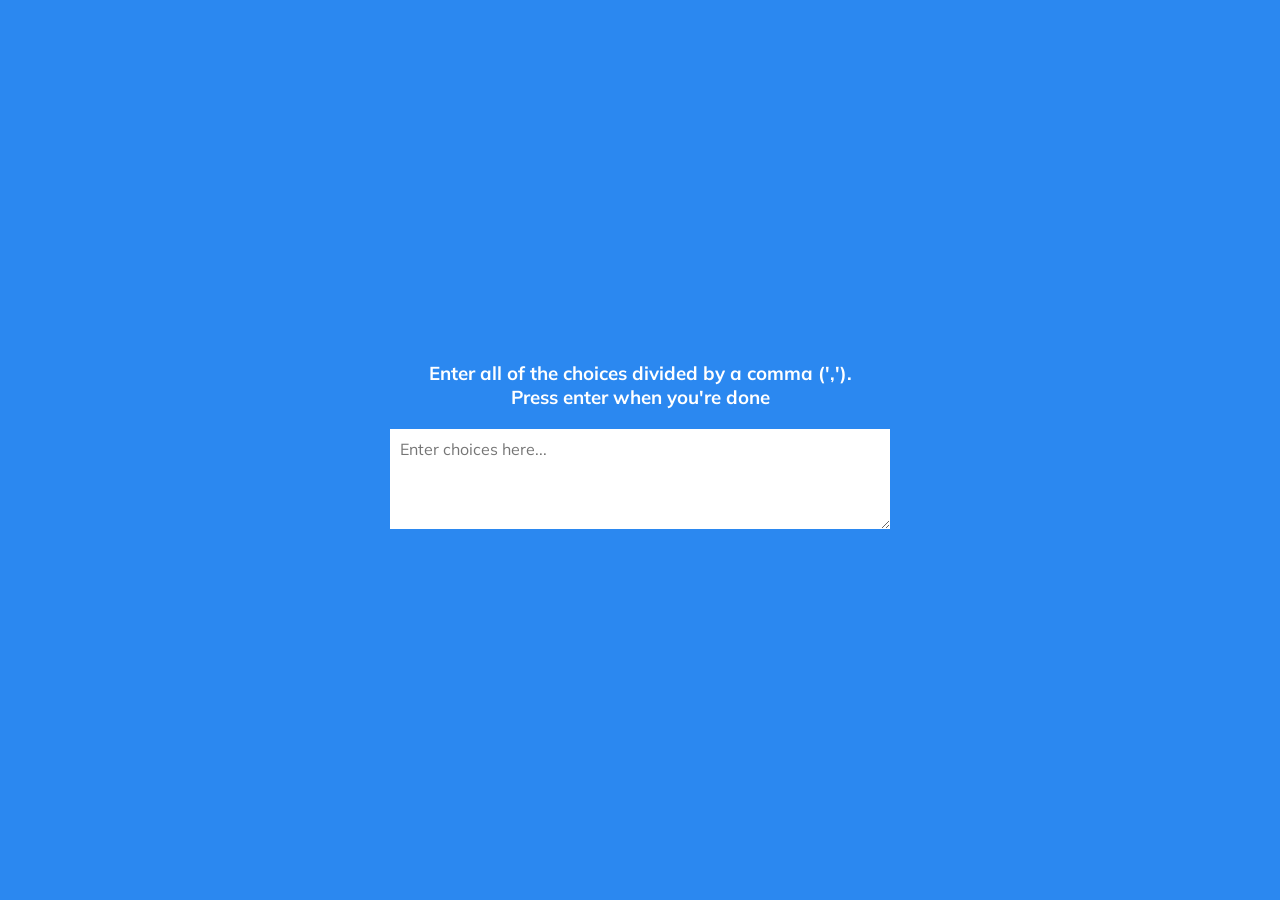
<file: copy_paste_1.html>
<!DOCTYPE html>
<html lang="en">

<head>
    <meta charset="UTF-8" />
    <meta name="viewport" content="width=device-width, initial-scale=1.0" />
    <link rel="stylesheet" href="copy_paste_2.css" />
    <title>Random Choice Picker</title>
</head>

<body>
    <div class="container">
        <h3>
            Enter all of the choices divided by a comma (',').<br />
            Press enter when you're done
        </h3>
        <textarea placeholder="Enter choices here..." id="textarea"></textarea>
    </div>
    <div id="tags"></div>
    <script src="copy_paste_3.js"></script>
</body>

</html>
</file>
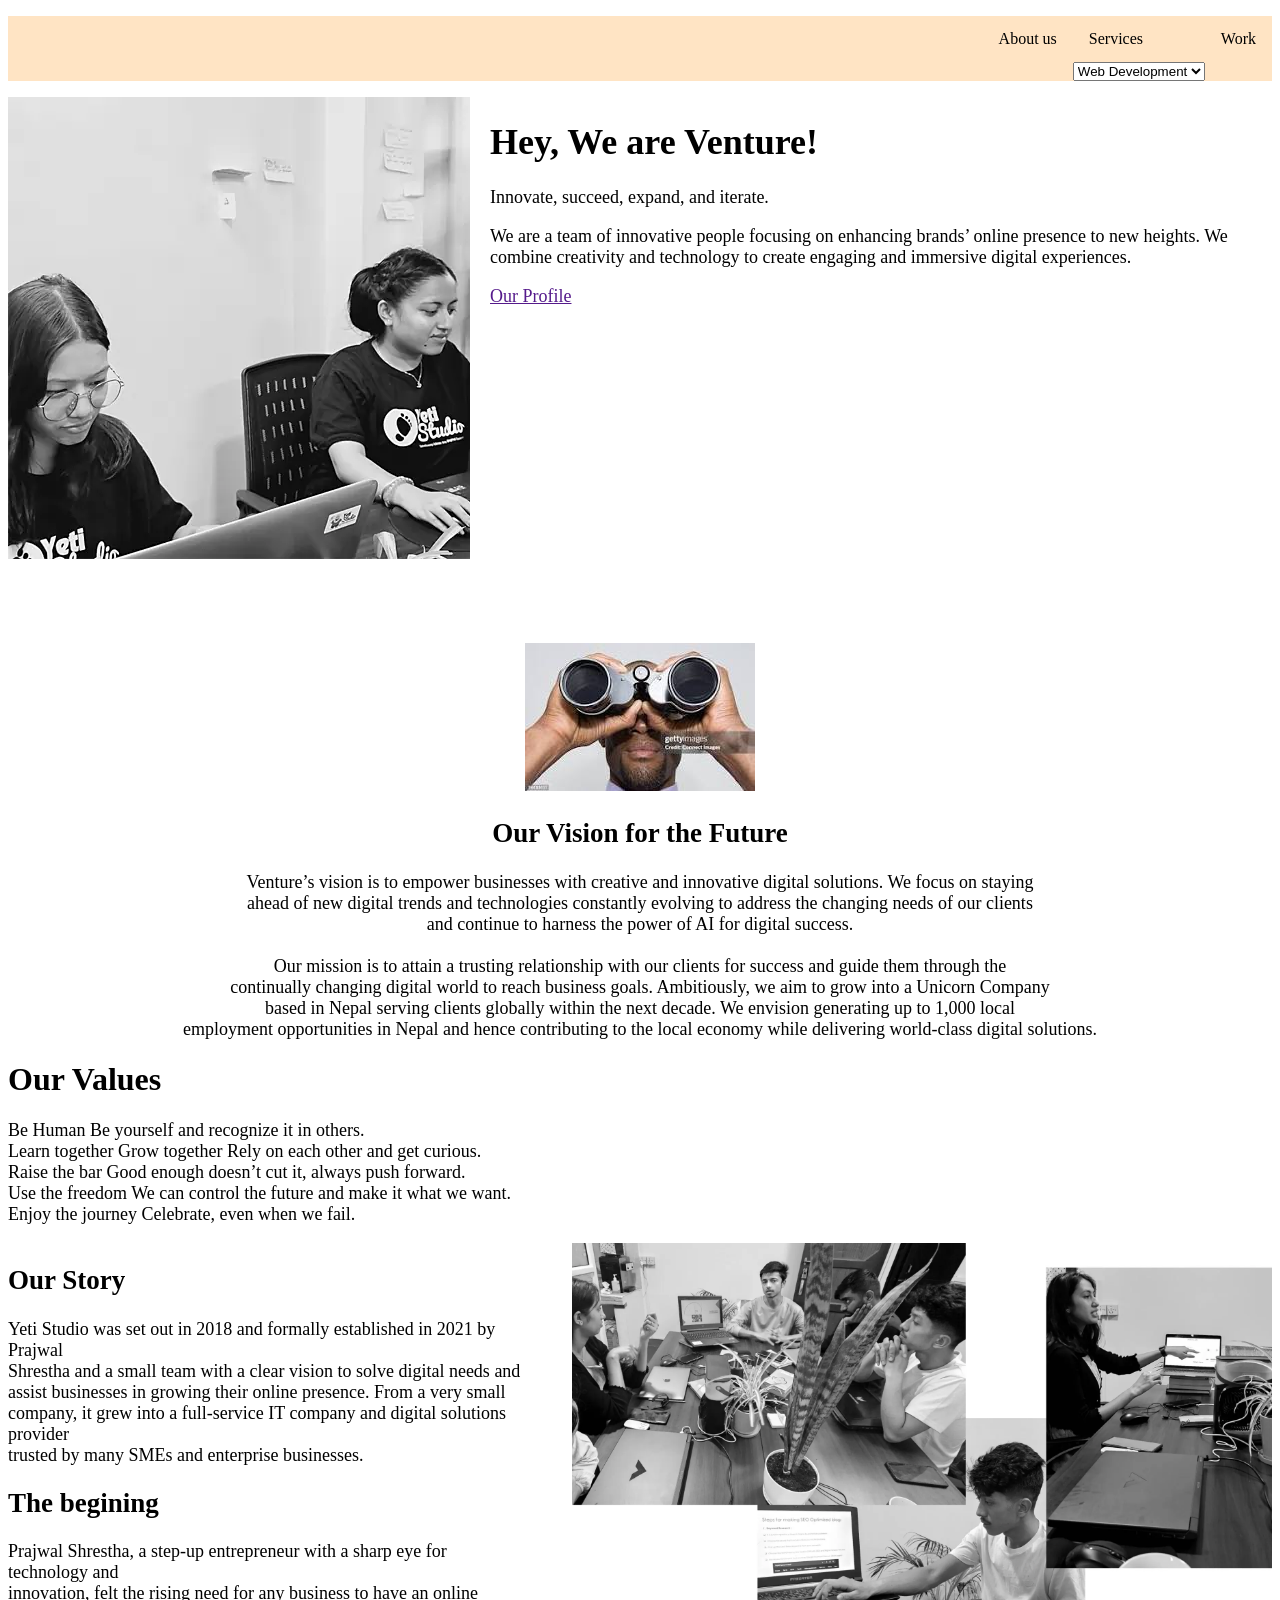
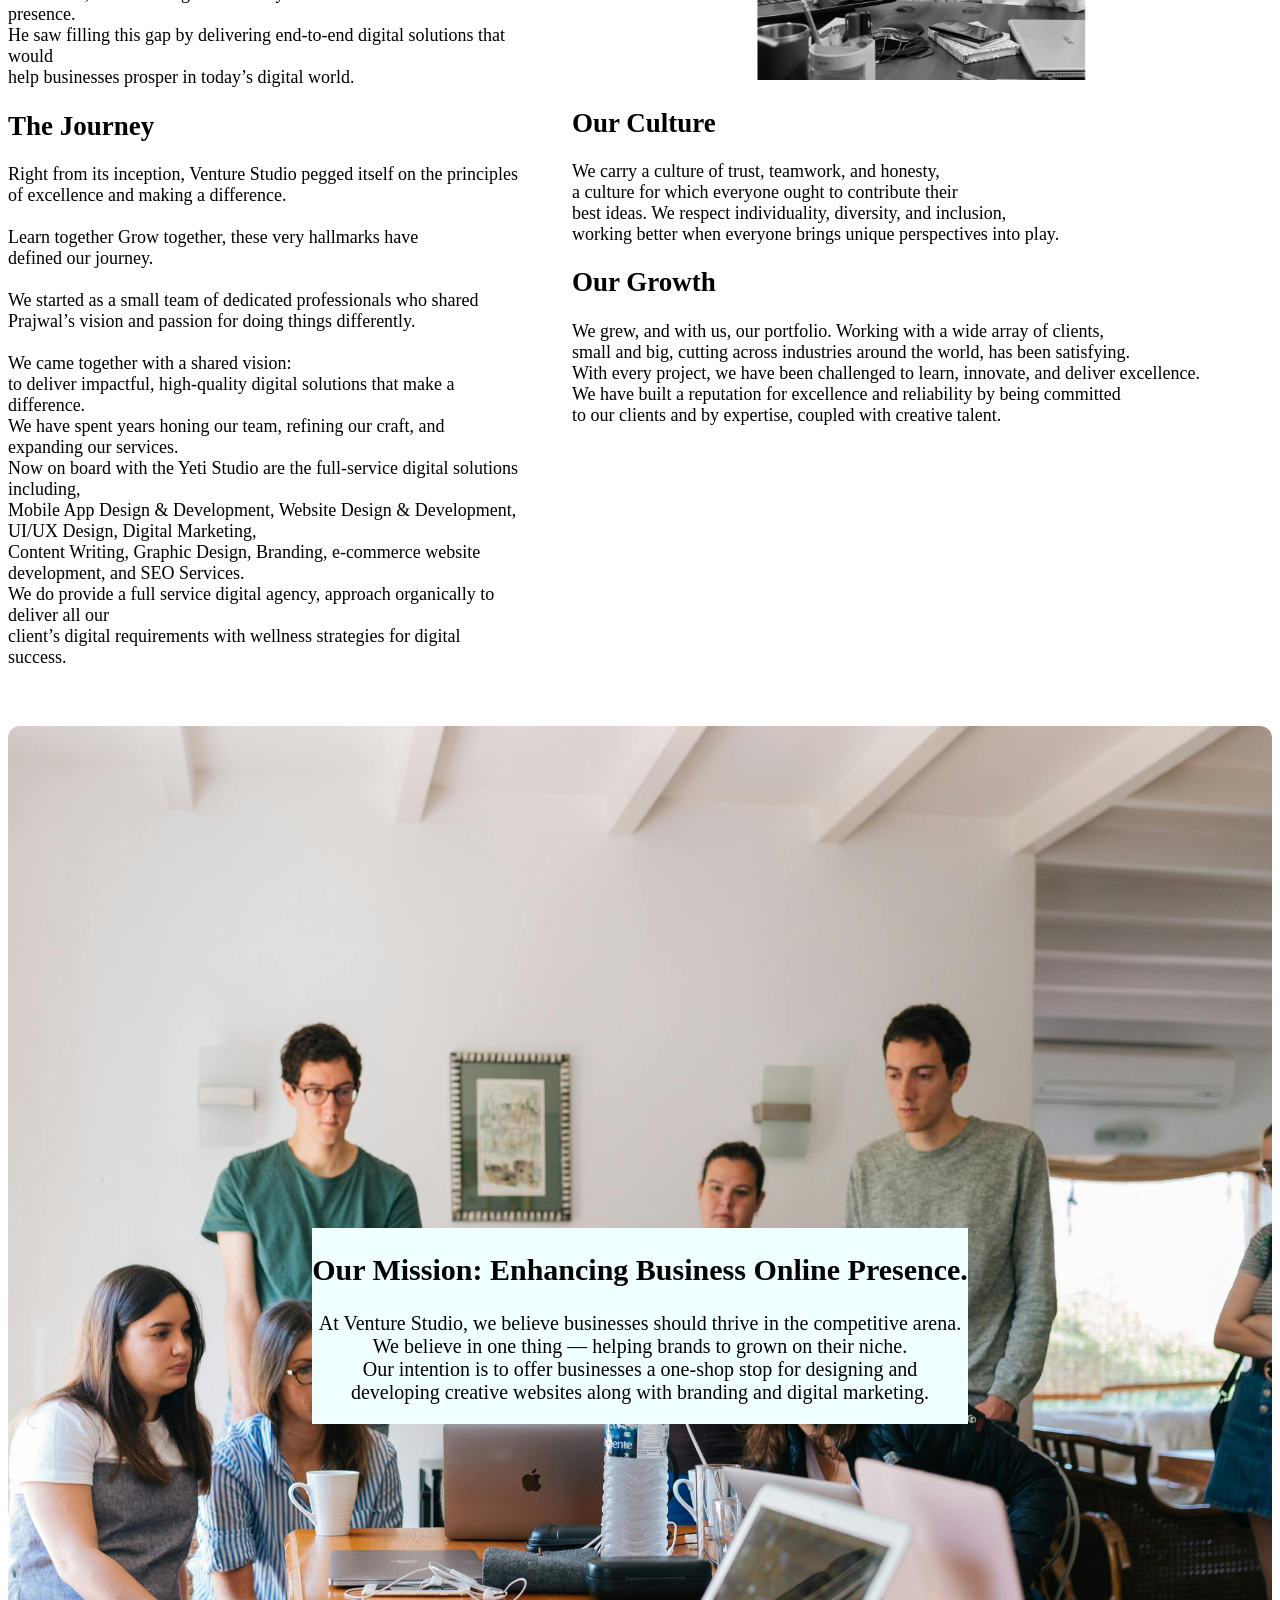
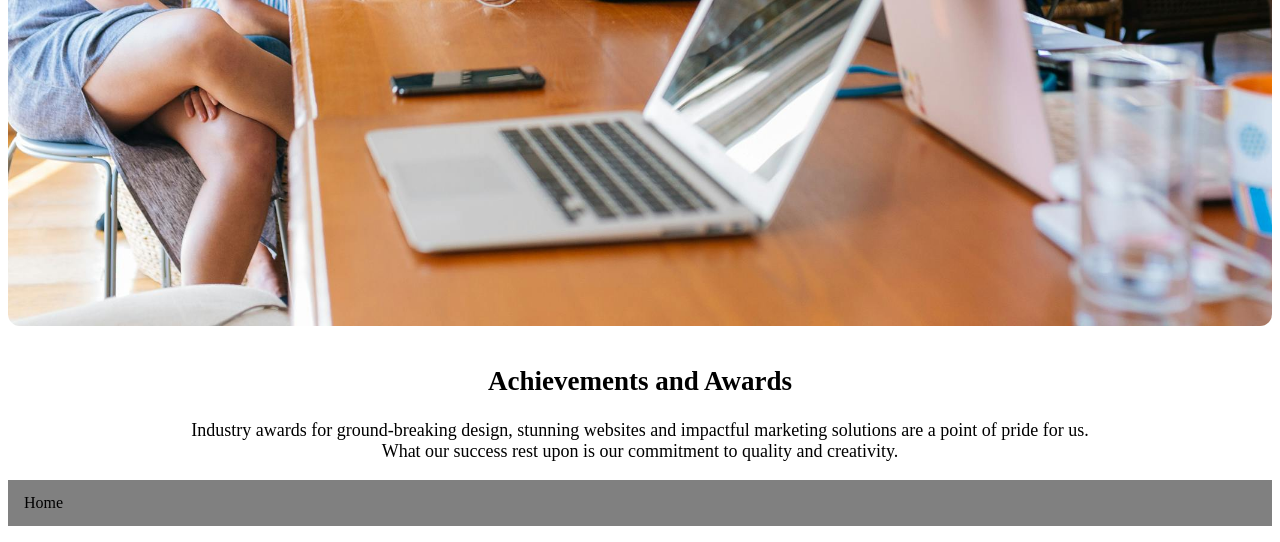
<file: yeti_studio.html>
<!DOCTYPE html>
<html>
<meta charset="UTF-8">
<meta name="viewport" content="width=device-width initial-scale=1.0">
<link rel="stylesheet" href="yetis_css.css">

<ul class="navbar">
    <li><a href="#about">About us</a></li>
    <li><a href="#services">Services</a>
        <div class="options">
            <div class="dc">
                <select name="serv" id="serv">
                    <option value="servi"><a
                            href="https://www.surveycto.com/resources/guides/data-collection-methods-guide/"
                            class="item">Web
                            Development</a></option>
                </select>
            </div>
    </li>
    <li><a href="#work">Work</a></li>
</ul>

<div class="aboutus" id="about">
    <div class="firstpic">
        <img src="yetipic_1.webp" alt="profilepice">
    </div>

    <div class="intro" id="">
        <h1><b>Hey, We are Venture!</b></h1>
        Innovate, succeed, expand, and iterate.
        <p>We are a team of innovative people focusing on enhancing brands’ online presence to new heights.
            We combine creativity and technology to create engaging and immersive digital experiences.</p>

        <div>
            <a href="">Our Profile</a>
        </div>
    </div>

</div>

<div class="vision">
    <div class="im">
        <img src="vision_image.jpeg" alt="bino">
    </div>
    <h2><b>Our Vision for the Future</b></h2>
    <p>Venture’s vision is to empower businesses with creative and innovative digital solutions.
        We focus on staying <br> ahead of new digital trends and technologies constantly evolving to address the
        changing needs of our clients <br> and continue to harness the power of AI for digital success. <br><br>

        Our mission is to attain a trusting relationship with our clients for success and guide
        them through the <br> continually changing digital world to reach business goals. Ambitiously,
        we aim to grow into a Unicorn Company <br> based in Nepal serving clients globally within the next decade.
        We envision generating up to 1,000 local <br>employment opportunities in Nepal and hence contributing to the
        local economy while delivering world-class digital solutions.</p>
</div>

<div class="values" id="">
    <h1><b>Our Values</b></h1>
    <p>
        Be Human Be yourself and recognize it in others. <br>
        Learn together Grow together Rely on each other and get curious. <br>
        Raise the bar Good enough doesn’t cut it, always push forward. <br>
        Use the freedom We can control the future and make it what we want. <br>
        Enjoy the journey Celebrate, even when we fail. <br>
    </p>
</div>

<div class="ourstory">
    <div class="story">
        <h2><b>Our Story</b></h2>
        <p>Yeti Studio was set out in 2018 and formally established in 2021 by Prajwal <br> Shrestha
            and a small team with a clear vision to solve digital needs and <br>assist businesses in
            growing their online presence. From a very small <br> company, it grew into a full-service
            IT company and digital solutions provider <br>trusted by many SMEs and enterprise businesses.</p>


        <h2>The begining</h2>
        <p>Prajwal Shrestha, a step-up entrepreneur with a sharp eye for technology and <br>
            innovation, felt the rising need for any business to have an online presence. <br>
            He saw filling this gap by delivering end-to-end digital solutions that would <br>
            help businesses prosper in today’s digital world.</p>

        <h2>The Journey</h2>
        <p>Right from its inception, Venture Studio pegged itself on the principles of excellence
            and making a difference. <br><br>Learn together Grow together, these very hallmarks have <br>
            defined our journey. <br><br>We started as a small team of dedicated professionals who shared <br>
            Prajwal’s vision and passion for doing things differently. <br><br>We came together with a shared vision:
            <br>
            to deliver impactful, high-quality digital solutions that make a difference. <br>

            We have spent years honing our team, refining our craft, and expanding our services. <br>
            Now on board with the Yeti Studio are the full-service digital solutions including, <br>
            Mobile App Design & Development, Website Design & Development, UI/UX Design, Digital Marketing, <br>
            Content Writing, Graphic Design, Branding, e-commerce website development, and SEO Services. <br>
            We do provide a full service digital agency, approach organically to deliver all our <br>
            client’s digital requirements with wellness strategies for digital success.
        </p>
    </div>

    <div class="story_2">
        <img src="yetipic_2.webp" alt="p" width="700">
        <h2>Our Culture</h2>
        <p>We carry a culture of trust, teamwork, and honesty, <br>
            a culture for which everyone ought to contribute their <br>
            best ideas. We respect individuality, diversity, and inclusion, <br>
            working better when everyone brings unique perspectives into play.</p>

        <h2>Our Growth</h2>
        <p>We grew, and with us, our portfolio. Working with a wide array of clients, <br>
            small and big, cutting across industries around the world, has been satisfying. <br>
            With every project, we have been challenged to learn, innovate, and deliver excellence. <br>
            We have built a reputation for excellence and reliability by being committed <br>
            to our clients and by expertise, coupled with creative talent.</p>
    </div>
</div>

<div class="mission">
    <div class="intext">
        <h2>Our Mission: Enhancing Business Online Presence.</h2>
        <p>At Venture Studio, we believe businesses should thrive in the competitive arena. <br>
            We believe in one thing — helping brands to grown on their niche. <br>
            Our intention is to offer businesses a one-shop stop for designing and <br>
            developing creative websites along with branding and digital marketing.</p>
    </div>
</div>

<div class="achievements">
    <h2>Achievements and Awards</h2>
    <p>Industry awards for ground-breaking design, stunning websites and
        impactful marketing solutions are a point of pride for us. <br>
        What our success rest upon is our commitment to quality and creativity.</p>
</div>

<div class="final">
    <ul>
        <li><a href="#aboutus" id="about">Home</a></li>
    </ul>
</div>

</html>
</file>
<file: forms.css>
html {
    text-align: center;
}

body {
    background-color: cadetblue;
    font-size: 20px;
}

.name {
    margin-bottom: 20px;
    font-family: ;
}

.about {
    margin-bottom: 30px;
}

.submission:hover {
    background-color: black;
    color: white;
}

textarea {
    font-size: 18px;
    font-family: Georgia, 'Times New Roman', Times, serif;
}

label {
    margin-bottom: 20px;
}
</file>
<file: copy_paste_2.css>
@import url("https://fonts.googleapis.com/css2?family=Muli&display=swap");

* {
    box-sizing: border-box;
}

body {
    background-color: #2b88f0;
    font-family: "Muli", sans-serif;
    display: flex;
    flex-direction: column;
    align-items: center;
    justify-content: center;
    height: 100vh;
    overflow: hidden;
    margin: 0;
}

h3 {
    color: #fff;
    margin: 10px 0 20px;
    text-align: center;
}

.container {
    width: 500px;
}

textarea {
    border: none;
    display: block;
    width: 100%;
    height: 100px;
    font-family: inherit;
    padding: 10px;
    margin: 0 0 20px;
    font-size: 16px;
}

textarea:focus {
    outline: 0;
}

.tag {
    background-color: #f0932b;
    color: #fff;
    border-radius: 50px;
    padding: 10px 20px;
    margin: 0 5px 10px 0;
    font-size: 14px;
    display: inline-block;
}

.tag.highlight {
    background-color: #273c75;
}
</file>
<file: yetis_css.css>
html {
    scroll-behavior: smooth;
}

ul {
    list-style-type: none;
    /*remove all marker styles such as bullets*/
    margin-left: 0;
    padding: 0;
    background-color: bisque;
    display: flex;
    /*gives the ul elements a horizontal layout*/
    justify-content: flex-end;
    /*displaying the navigation bar to the top right or float: right */

}

li a {
    display: block;
    /*turns the link to a clickable box*/
    color: black;
    /*text color*/
    padding: 14px 16px;
    /*setting the position of the link text between boaders*/
    text-decoration: none;
}

ul li a:hover {
    color: green;
}

.aboutus {
    display: flex;
    gap: 20px;
    margin-bottom: 80px;
}

.aboutus .firstpic img {
    /*border-radius: 50%;*/
}

.intro {
    font-size: 18px;
}

.vision {
    text-align: center;
    font-size: 18px;
}

.values p {
    font-size: 18px;
}

.ourstory {
    display: flex;
    font-size: 18px;
    gap: 50px;
}

.mission {
    text-align: center;
    font-size: 20px;
    background-image: url('yetipic_3.jpg');
    position: relative;
    width: 100%;
    height: 1200px;
    background-size: cover;
    background-position: center;
    background-repeat: no-repeat;
    border-radius: 12px;
    display: flex;
    align-items: center;
    justify-content: center;
    text-align: center;
    margin: 40px 0;
    position: relative;
    overflow: hidden;
}

.intext {
    background-color: azure;
    animation: floatText 8s ease-in-out infinite;
}

@keyframes floatText {

    0%,
    100% {
        transform: translateY(0) translateX(0);
    }

    25% {
        transform: translateY(-15px) translateX(5px);
    }

    50% {
        transform: translateY(0) translateX(10px);
    }

    75% {
        transform: translateY(15px) translateX(5px);
    }
}


.mission h2 p {
    background-color: aliceblue;
    padding: 80px 60px;
}

.achievements {
    text-align: center;
    font-size: 18px;
}

.final {
    background-color: black;

}

.final ul {
    display: flex;
    flex-direction: column;
    align-items: flex-start;
    background-color: grey;
    color: white;
}
</file>
